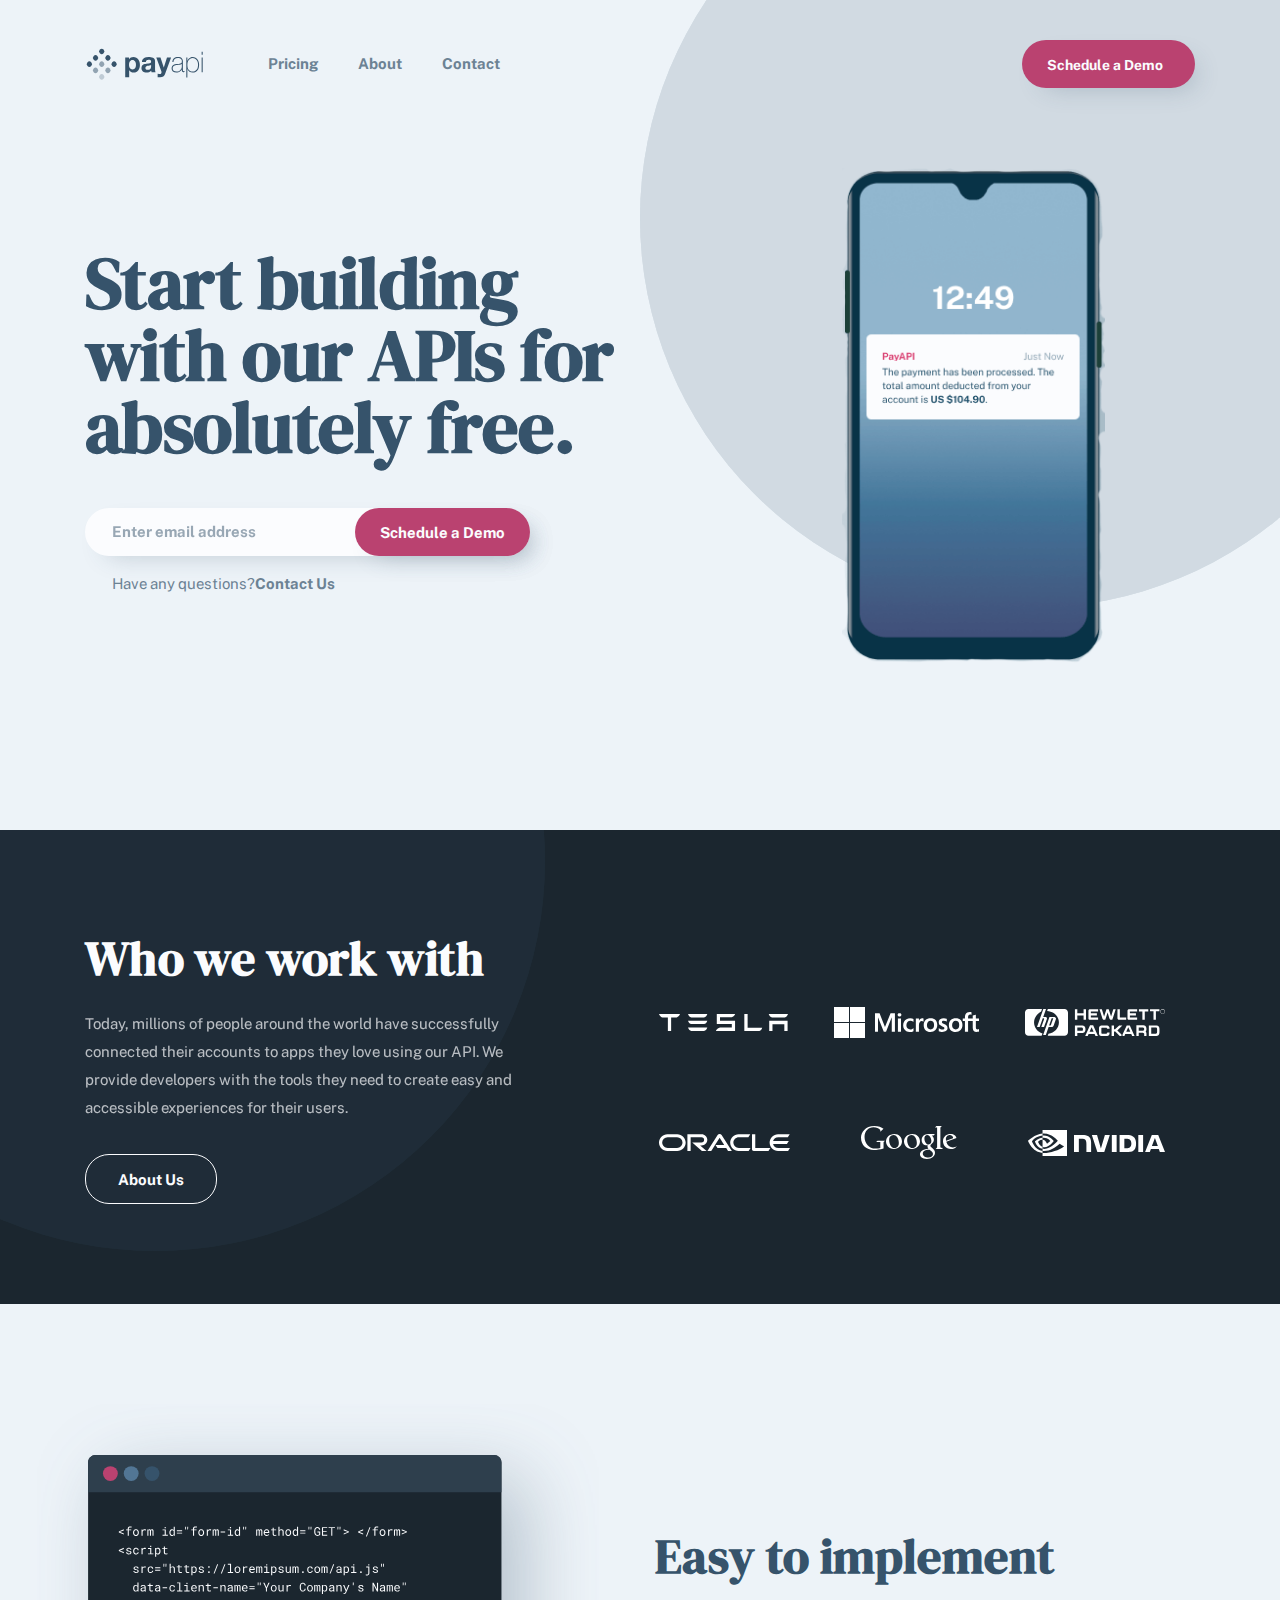
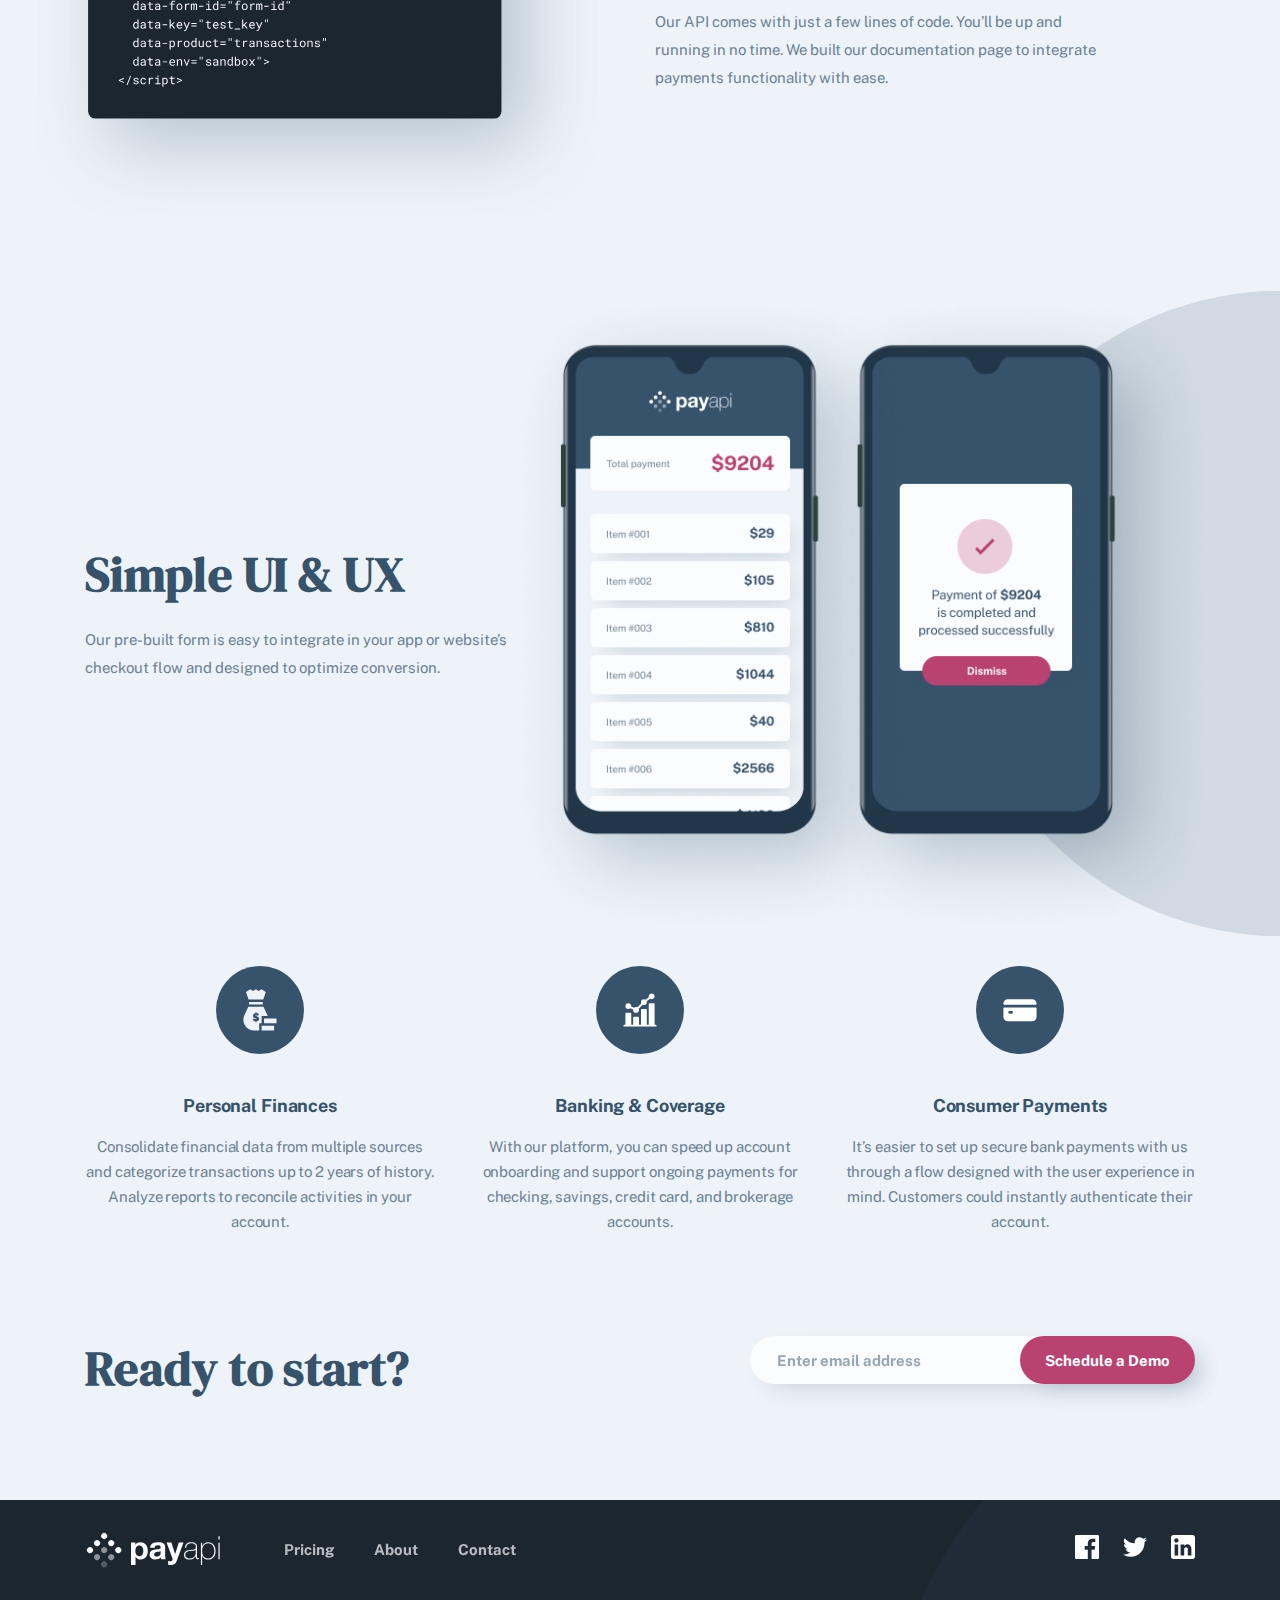
<file: index.html>
<!DOCTYPE html>
<html lang="en">
<head>
  <meta charset="UTF-8" />
  <meta name="viewport" content="width=device-width, initial-scale=1.0" />
  <title>PayApi</title>
  
  <!-- Favicon -->
  <link rel="apple-touch-icon" sizes="180x180" href="./favicon/apple-touch-icon.png">
  <link rel="icon" type="image/png" sizes="32x32" href="./favicon/favicon-32x32.png">
  <link rel="icon" type="image/png" sizes="16x16" href="./favicon/favicon-16x16.png">
  <link rel="manifest" href="./favicon/site.webmanifest">
  <link rel="mask-icon" href="./favicon/safari-pinned-tab.svg" color="#5bbad5">
  <meta name="msapplication-TileColor" content="#da532c">
  <meta name="theme-color" content="#ffffff">
  
  <!-- Prefixed and minified CSS file's link -->
  <link rel="stylesheet" href="css/main.min.css" />
</head>
<body>
  <!-- Name of site -->
  <h1 class="visually-hidden">Pricing page of PayApi</h1>
  
  <!-- Header -->
  <header class="header">
    <div class="container header__container">
      <a class="header__logo" href="index.html"><img src="./img/home/svg/header-logo.svg" alt="Site logo" width="135" height="38"></a>
      <nav class="header__navbar">
        <ul class="header__list">
          <li><a class="header__item" href="pricing.html">Pricing</a></li>
          <li><a class="header__item" href="about.html">About</a></li>
          <li><a class="header__item" href="contact.html">Contact</a></li>
        </ul>
        <a class="link header__link" href="#">Schedule a Demo</a>
      </nav>
      
      <button class="header__btn-burger"><span class="header__burger"></span></button>
    </div>
    <!-- Background img of Header -->
    <picture class="intro__img">
      <source class="bg375" media="(max-width:375px)" srcset="./img/home/svg/phone-intro-bg.svg">
      <source class="bg768" media="(max-width:768px)" srcset="./img/home/svg/tablet-intro-bg.svg">
      <source class="bgmore768" media="(min-width:768px)" srcset="./img/home/svg/intro+header-bg.svg">
      <img src="./img/home/svg/intro+header-bg.svg" alt="intro bg img">
    </picture>
  </header>
  
  <!-- Main -->
  <main>
    <!-- Intro -->
    <section class="intro">
      <!-- Content of Intro starts from here -->
      <div class="container intro__container">
        <div class="intro__content">
          <h2 class="intro__title">Start building with our APIs for absolutely free.</h2>
          
          <!-- The form element that applyed everywhere -->
          <form class="intro__form">
            <input placeholder="Enter email address" class="intro__input" type="email"><button class="link intro__button" type="submit">Schedule a Demo</button>
          </form>
          
          <p class="intro__question">Have any questions?</p><a class="intro__contact" href="contact.html">Contact Us</a>
        </div>
        <img class="intro__phone-img" src="./img/home/png/intro-img.png" srcset="./img/home/png/intro-img.png 1x, ./img/home/png/intro-img@2x.png 2x" alt="intro bg img" width="263" height="500">
      </div>
    </section>
    
    <!-- Partners -->
    <section class="partners">
      <div class="container partners__container">
        <div class="partners__content">
          <h3 class="partners__title">Who we work with</h3>
          <p class="partners__text">Today, millions of people around the world have successfully connected their accounts to apps they love using our API. We provide developers with the tools they need to create easy and accessible experiences for their users.</p>
          <a class="partners__btn" href="about.html">About Us</a>
        </div>
        <ul class="partners__list">
          <li class="partners__item"><a class="partners__link" href="https://www.tesla.com/"><img src="./img/home/svg/tesla-logo.svg" alt="Partner's photo" width="129" height="17"></a></li>
          <li class="partners__item"><a class="partners__link" href="https://www.microsoft.com/en-us?ql=4"><img src="./img/home/svg/microsoft-logo.svg" alt="Partner's photo" width="145" height="31"></a></li>
          <li class="partners__item"><a class="partners__link" href="https://www.hp.com/us-en/home.html"><img src="./img/home/svg/hewlett-packard-logo.svg" alt="Partner's photo" width="140" height="27"></a></li>
          <li class="partners__item"><a class="partners__link" href="https://www.oracle.com/index.html"><img src="./img/home/svg/oracle-logo.svg" alt="Partner's photo" width="131" height="17"></a></li>
          <li class="partners__item"><a class="partners__link" href="https://www.google.com/"><img src="./img/home/svg/google-logo.svg" alt="Partner's photo" width="96" height="33"></a></li>
          <li class="partners__item"><a class="partners__link" href="https://www.nvidia.com/en-us/"><img src="./img/home/svg/nvidia-logo.svg" alt="Partner's photo" width="137" height="26"></a></li>
        </ul>
      </div>
    </section>
    
    <!-- Implement section -->
    <section class="implement">
      <div class="container implement__container">
        <img class="implement__img" src="./img/home/svg/third-section-img1.svg" alt="Implement img" width="562" height="336">
        <div class="implement__content">
          <h3 class="implement__title">Easy to implement</h3>
          <p class="implement__text">Our API comes with just a few lines of code. You’ll be up and running in no time. We built our documentation page to integrate payments functionality with ease.</p>
        </div>
      </div>
    </section>
    
    <!-- Simple UI & UX	 -->
    <section class="simple">
      <div class="container simple__container">
        <img class="simple__img" src="./img/home/png/Simple-img.png" alt="simple img" width="706" height="620">
        <div class="simple__content">
          <h3 class="implement__title">Simple UI & UX</h3>
          <p class="implement__text">Our pre-built form is easy to integrate in your app or website’s checkout flow and designed to optimize conversion. </p>
        </div>
      </div>
    </section>
    
    <!-- Abilities -->
    <section class="ability">
      <div class="container ability__container">
        <ul class="ability__list">
          <li class="ability__item">
            <h4 class="ability__title">Personal Finances</h4>
            <p class="ability__text">Consolidate financial data from multiple sources and categorize transactions up to 2 years of history. Analyze reports to reconcile activities in your account. </p>
          </li>
          <li class="ability__item">
            <h4 class="ability__title">Banking & Coverage</h4>
            <p class="ability__text">With our platform, you can speed up account onboarding and support ongoing payments for checking, savings, credit card, and brokerage accounts.</p>
          </li>
          <li class="ability__item">
            <h4 class="ability__title">Consumer Payments</h4>
            <p class="ability__text">It’s easier to set up secure bank payments with us through a flow designed with the user experience in mind. Customers could instantly authenticate their account.</p>
          </li>
        </ul>
      </div>
    </section>
    
    <!-- Registering section -->
    <section class="register">
      <div class="container register__container">
        <h3 class="register__title">Ready to start?</h3>
        <form class="register__form intro__form">
          <input placeholder="Enter email address" class="intro__input" type="email"><button class="link intro__button" type="submit">Schedule a Demo</button>
        </form>
      </div>
    </section>
  </main>
  
  <!-- Footer -->
  <footer class="footer">
    <div class="container footer__container">
      <a class="footer__logo" href="index.html"><img src="./img/home/svg/footer-logo.svg" alt="Site logo" width="135" height="38"></a>
      <nav class="footer__navbar">
        <ul class="footer__list">
          <li><a class="footer__item" href="#">Pricing</a></li>
          <li><a class="footer__item" href="about.html">About</a></li>
          <li><a class="footer__item" href="contact.html">Contact</a></li>
        </ul>
      </nav>
      
      <!-- Addresses of messengers -->
      <ul class="messenger">
        <!-- Facebook profile -->
        <li class="messenger__item"><a href="https://www.facebook.com/profile.php?id=100056588903058" class="messenger__link">
          <svg width="24" height="24" fill="none" xmlns="http://www.w3.org/2000/svg"><path class="icon" d="M22.675 0H1.325C.593 0 0 .593 0 1.325v21.351C0 23.407.593 24 1.325 24H12.82v-9.294H9.692v-3.622h3.128V8.413c0-3.1 1.893-4.788 4.659-4.788 1.325 0 2.463.099 2.795.143v3.24l-1.918.001c-1.504 0-1.795.715-1.795 1.763v2.313h3.587l-.467 3.622h-3.12V24h6.116c.73 0 1.323-.593 1.323-1.325V1.325C24 .593 23.407 0 22.675 0Z" fill="#FBFCFE"/></svg>
        </a></li>
        <!-- Twitter profile -->
        <li class="messenger__item"><a href="" class="messenger__link">
          <svg width="24" height="20" fill="none" xmlns="http://www.w3.org/2000/svg"><path class="icon" d="M24 2.557a9.83 9.83 0 0 1-2.828.775A4.932 4.932 0 0 0 23.337.608a9.864 9.864 0 0 1-3.127 1.195A4.916 4.916 0 0 0 16.616.248c-3.179 0-5.515 2.966-4.797 6.045A13.978 13.978 0 0 1 1.671 1.149a4.93 4.93 0 0 0 1.523 6.574 4.903 4.903 0 0 1-2.229-.616c-.054 2.281 1.581 4.415 3.949 4.89a4.935 4.935 0 0 1-2.224.084 4.928 4.928 0 0 0 4.6 3.419A9.9 9.9 0 0 1 0 17.54a13.94 13.94 0 0 0 7.548 2.212c9.142 0 14.307-7.721 13.995-14.646A10.025 10.025 0 0 0 24 2.557Z" fill="#FBFCFE"/></svg>
        </a></li>
        <!-- LinkedIn profile -->
        <li class="messenger__item"><a href="https://www.linkedin.com/in/dostonbek-qurolboyev-a44298225/" class="messenger__link">
          <svg width="24" height="24" fill="none" xmlns="http://www.w3.org/2000/svg"><path class="icon" fill-rule="evenodd" clip-rule="evenodd" d="M2.4 0h19.2C22.92 0 24 1.08 24 2.4v19.2c0 1.32-1.08 2.4-2.4 2.4H2.4C1.08 24 0 22.92 0 21.6V2.4C0 1.08 1.08 0 2.4 0Zm1.2 20.4h3.6V9.6H3.6v10.8ZM5.4 7.56c-1.2 0-2.16-.96-2.16-2.16 0-1.2.96-2.16 2.16-2.16 1.2 0 2.16.96 2.16 2.16 0 1.2-.96 2.16-2.16 2.16ZM16.8 20.4h3.6v-6.84c0-2.28-1.92-4.2-4.2-4.2-1.08 0-2.4.72-3 1.68V9.6H9.6v10.8h3.6v-6.36c0-.96.84-1.8 1.8-1.8.96 0 1.8.84 1.8 1.8v6.36Z" fill="#fff"/></svg>
        </a></li>
      </ul>
    </div>
  </footer>
  <script src="js/main.js"></script>
</body>
</html>
</file>
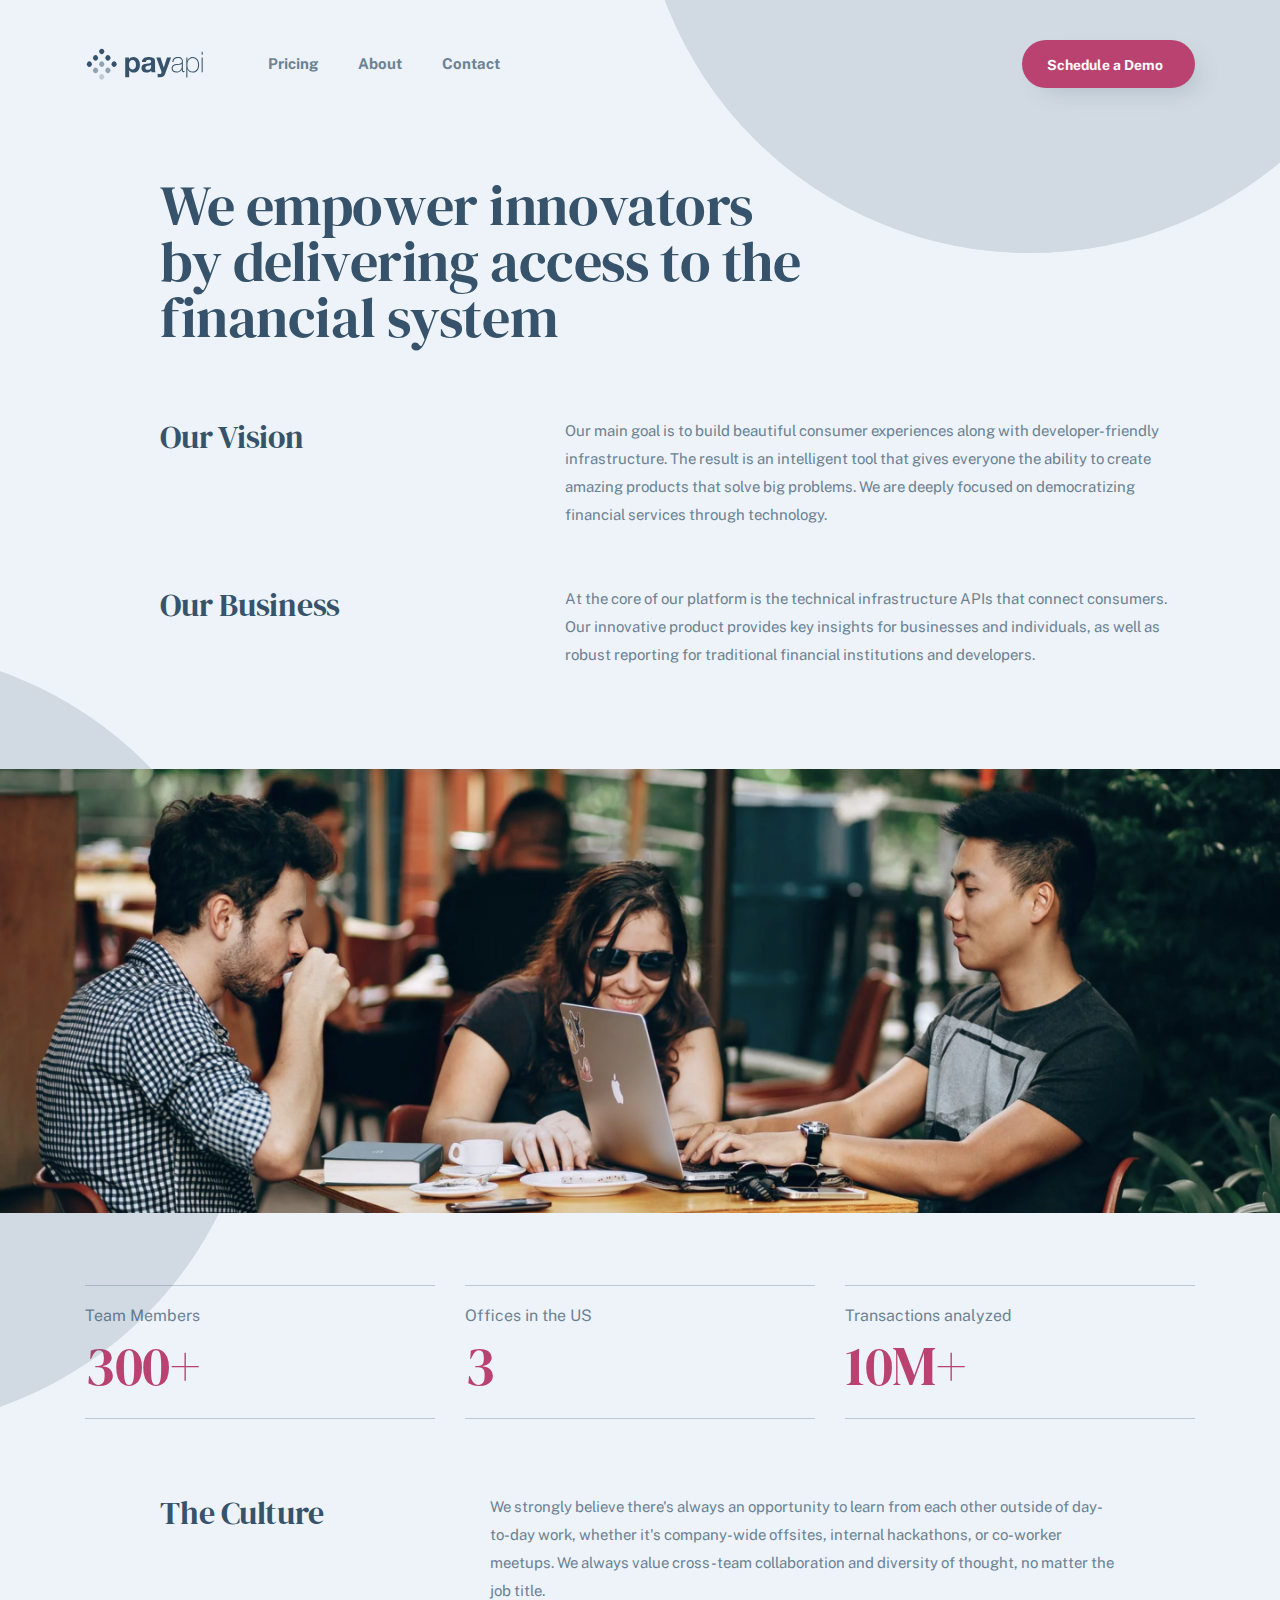
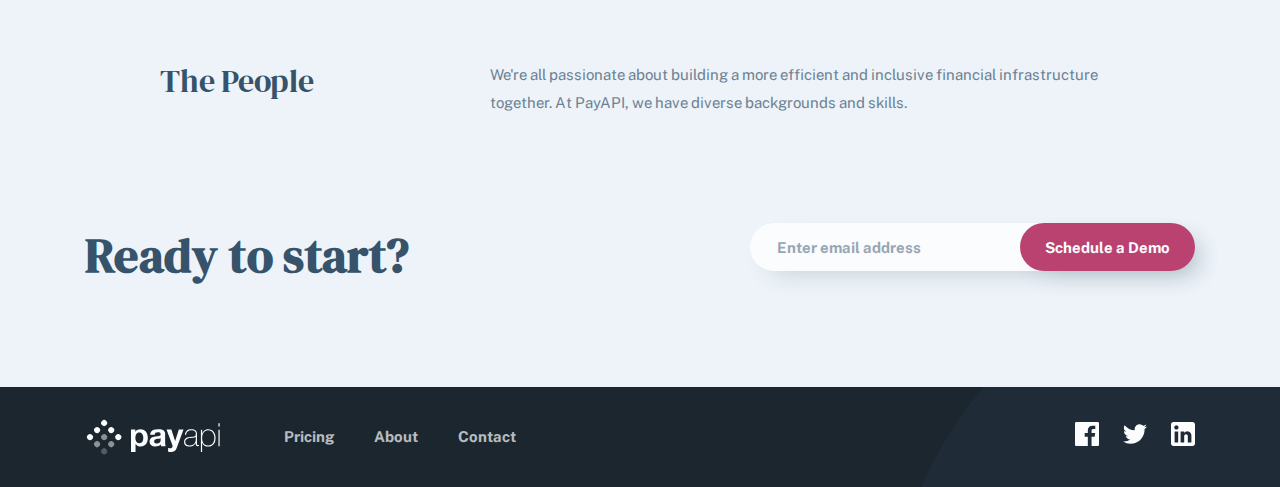
<file: about.html>
<!DOCTYPE html>
<html lang="en">
<head>
    <meta charset="UTF-8">
    <meta http-equiv="X-UA-Compatible" content="IE=edge">
    <meta name="viewport" content="width=device-width, initial-scale=1.0">
    <title>Pricing PayApi</title>
    
    <!-- Favicon -->
    <link rel="apple-touch-icon" sizes="180x180" href="./favicon/apple-touch-icon.png">
    <link rel="icon" type="image/png" sizes="32x32" href="./favicon/favicon-32x32.png">
    <link rel="icon" type="image/png" sizes="16x16" href="./favicon/favicon-16x16.png">
    <link rel="manifest" href="./favicon/site.webmanifest">
    <link rel="mask-icon" href="./favicon/safari-pinned-tab.svg" color="#5bbad5">
    <meta name="msapplication-TileColor" content="#da532c">
    <meta name="theme-color" content="#ffffff">
    
    <!-- Prefixed and minified CSS file's link -->
    <link rel="stylesheet" href="css/main.min.css" />
</head>
<body>
    <!-- Name of site -->
    <h1 class="visually-hidden">Pricing page of PayApi</h1>
    
    <!-- Header -->
    <header class="header">
        <div class="container header__container">
            <a class="header__logo" href="index.html"><img src="./img/home/svg/header-logo.svg" alt="Site logo" width="135" height="38"></a>
            <nav class="header__navbar">
                <ul class="header__list">
                    <li><a class="header__item" href="pricing.html">Pricing</a></li>
                    <li><a class="header__item" href="about.html">About</a></li>
                    <li><a class="header__item" href="contact.html">Contact</a></li>
                </ul>
                <a class="link header__link" href="#">Schedule a Demo</a>
            </nav>
            
            <button class="header__btn-burger"><span class="header__burger"></span></button>
        </div>
        <!-- Background img of Header -->
        <picture class="price-page__img">
            <source media="(max-width:375px)" srcset="./img/pricing/svg/pricing-intro-bg-phone.svg">
            <source media="(max-width:768px)" srcset="./img/pricing/svg/header-ng-pricing-tablet.svg">
            <source media="(min-width:768px)" srcset="./img/pricing/svg/header-bg-pricing.svg">
            <img src="./img/pricing/svg/header-bg-pricing.svg" alt="Header bg img">
        </picture>
    </header>
    
    <!-- Main -->
    <main>
        <!-- About part -->
        <section class="about-page">
            <div class="container about-page__container">
                <div class="about-page__content">
                    <h2 class="about-page__title">We empower innovators by delivering access to the financial system</h2>
                    <div class="about-page__wrapper">
                        <h4 class="about-page__heading">Our Vision</h4>
                        <p class="about-page__text">Our main goal is to build beautiful consumer experiences along with developer-friendly infrastructure. The result is an intelligent tool that gives everyone the ability to create amazing products that solve big problems. We are deeply focused on democratizing financial services through technology. </p>
                    </div>
                    <div class="about-page__wrapper">
                        <h4 class="about-page__heading">Our Business</h4>
                        <p class="about-page__text">At the core of our platform is the technical infrastructure APIs that connect consumers. Our innovative product provides key insights for businesses and individuals, as well as robust reporting for traditional financial institutions and developers.</p>
                    </div>
                </div> 
            </div>
        </section>
        
        <!-- Section with big img -->
        <section class="img-part"> 
            <img class="img-part__img" src="./img/about/png/Bitmap.png" alt="People">
            <img class="img-part__bg" src="./img/about/svg/img-part-bg.svg" alt="bg img">
            <div class="container img-part__container">
                <div class="img-part__wrapper">
                    <div class="img-part__box">
                        <p class="img-part__index">Team Members</p>
                        <p class="img-part__num">300+</p>
                    </div>
                    <div class="img-part__box">
                        <p class="img-part__index">Offices in the US</p>
                        <p class="img-part__num">3</p>
                    </div>
                    <div class="img-part__box">
                        <p class="img-part__index">Transactions analyzed</p>
                        <p class="img-part__num">10M+</p>
                    </div>
                </div>
                <div class="img-part__content">
                    <div class="about-page__wrapper">
                        <h4 class="about-page__heading">The Culture</h4>
                        <p class="about-page__text">We strongly believe there's always an opportunity to learn from each other outside of day-to-day work, whether it's company-wide offsites, internal hackathons, or co-worker meetups. We always value cross-team collaboration and diversity of thought, no matter the job title. </p>
                    </div>
                    <div class="about-page__wrapper">
                        <h4 class="about-page__heading">The People</h4>
                        <p class="about-page__text">We're all passionate about building a more efficient and inclusive financial infrastructure together. At PayAPI, we have diverse backgrounds and skills.</p>
                    </div>
                </div>
            </div>
        </section>
        
        <!-- Registering section -->
        <section class="register">
            <div class="container register__container">
                <h3 class="register__title">Ready to start?</h3>
                <form class="register__form intro__form">
                    <input placeholder="Enter email address" class="intro__input" type="email"><button class="link intro__button" type="submit">Schedule a Demo</button>
                </form>
            </div>
        </section>
    </main>
    
    <!-- Footer -->
    <footer class="footer">
        <div class="container footer__container">
            <a class="footer__logo" href="index.html"><img src="./img/home/svg/footer-logo.svg" alt="Site logo" width="135" height="38"></a>
            <nav class="footer__navbar">
                <ul class="footer__list">
                    <li><a class="footer__item" href="#">Pricing</a></li>
                    <li><a class="footer__item" href="about.html">About</a></li>
                    <li><a class="footer__item" href="contact.html">Contact</a></li>
                </ul>
            </nav>
            
            <!-- Addresses of messengers -->
            <ul class="messenger">
                <!-- Facebook profile -->
                <li class="messenger__item"><a href="https://www.facebook.com/profile.php?id=100056588903058" class="messenger__link">
                    <svg width="24" height="24" fill="none" xmlns="http://www.w3.org/2000/svg"><path class="icon" d="M22.675 0H1.325C.593 0 0 .593 0 1.325v21.351C0 23.407.593 24 1.325 24H12.82v-9.294H9.692v-3.622h3.128V8.413c0-3.1 1.893-4.788 4.659-4.788 1.325 0 2.463.099 2.795.143v3.24l-1.918.001c-1.504 0-1.795.715-1.795 1.763v2.313h3.587l-.467 3.622h-3.12V24h6.116c.73 0 1.323-.593 1.323-1.325V1.325C24 .593 23.407 0 22.675 0Z" fill="#FBFCFE"/></svg>
                </a></li>
                <!-- Twitter profile -->
                <li class="messenger__item"><a href="" class="messenger__link">
                    <svg width="24" height="20" fill="none" xmlns="http://www.w3.org/2000/svg"><path class="icon" d="M24 2.557a9.83 9.83 0 0 1-2.828.775A4.932 4.932 0 0 0 23.337.608a9.864 9.864 0 0 1-3.127 1.195A4.916 4.916 0 0 0 16.616.248c-3.179 0-5.515 2.966-4.797 6.045A13.978 13.978 0 0 1 1.671 1.149a4.93 4.93 0 0 0 1.523 6.574 4.903 4.903 0 0 1-2.229-.616c-.054 2.281 1.581 4.415 3.949 4.89a4.935 4.935 0 0 1-2.224.084 4.928 4.928 0 0 0 4.6 3.419A9.9 9.9 0 0 1 0 17.54a13.94 13.94 0 0 0 7.548 2.212c9.142 0 14.307-7.721 13.995-14.646A10.025 10.025 0 0 0 24 2.557Z" fill="#FBFCFE"/></svg>
                </a></li>
                <!-- LinkedIn profile -->
                <li class="messenger__item"><a href="https://www.linkedin.com/in/dostonbek-qurolboyev-a44298225/" class="messenger__link">
                    <svg width="24" height="24" fill="none" xmlns="http://www.w3.org/2000/svg"><path class="icon" fill-rule="evenodd" clip-rule="evenodd" d="M2.4 0h19.2C22.92 0 24 1.08 24 2.4v19.2c0 1.32-1.08 2.4-2.4 2.4H2.4C1.08 24 0 22.92 0 21.6V2.4C0 1.08 1.08 0 2.4 0Zm1.2 20.4h3.6V9.6H3.6v10.8ZM5.4 7.56c-1.2 0-2.16-.96-2.16-2.16 0-1.2.96-2.16 2.16-2.16 1.2 0 2.16.96 2.16 2.16 0 1.2-.96 2.16-2.16 2.16ZM16.8 20.4h3.6v-6.84c0-2.28-1.92-4.2-4.2-4.2-1.08 0-2.4.72-3 1.68V9.6H9.6v10.8h3.6v-6.36c0-.96.84-1.8 1.8-1.8.96 0 1.8.84 1.8 1.8v6.36Z" fill="#fff"/></svg>
                </a></li>
            </ul>
        </div>
    </footer>
    <script src="js/main.js"></script>
</main>
</file>
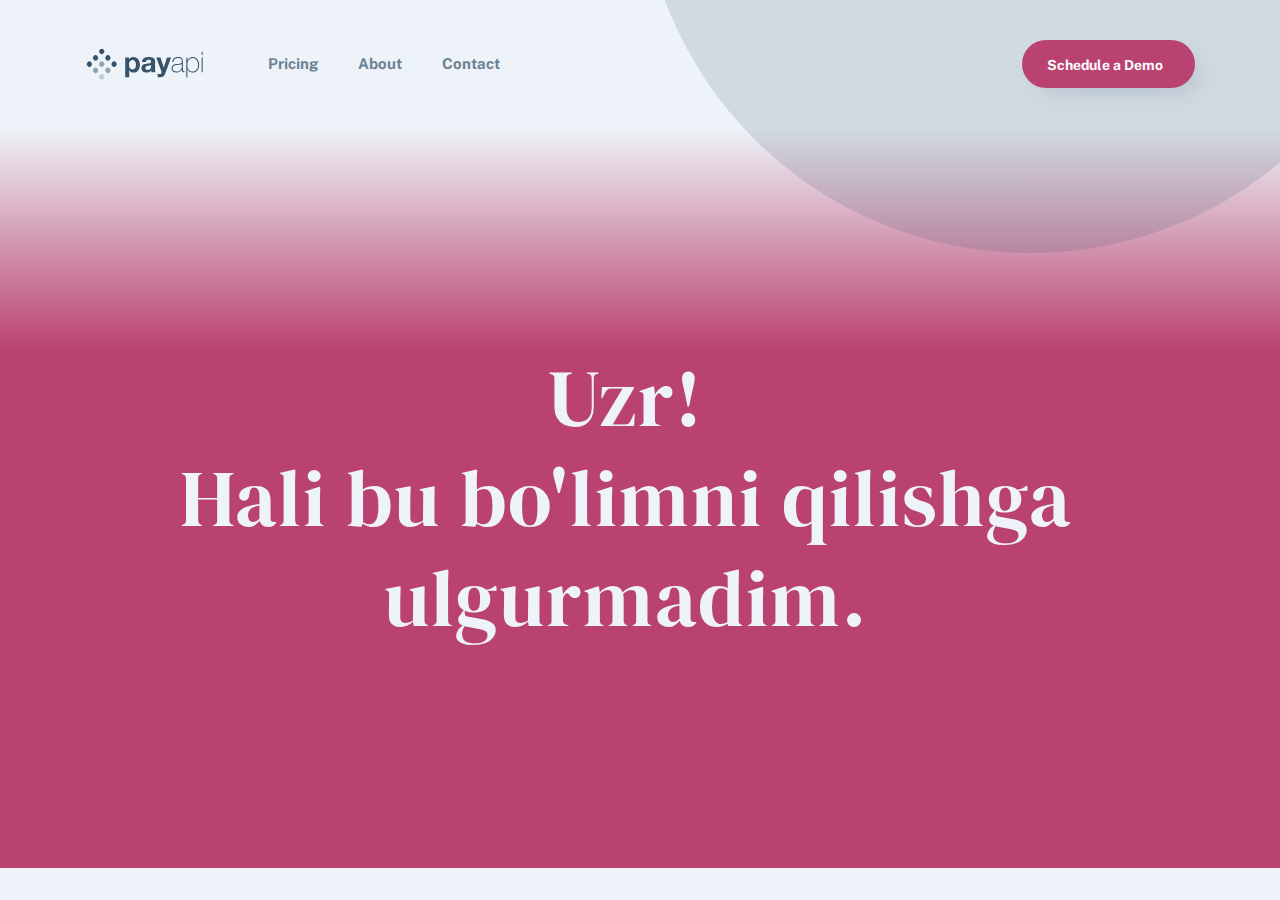
<file: contact.html>
<!DOCTYPE html>
<html lang="en">
<head>
    <meta charset="UTF-8">
    <meta http-equiv="X-UA-Compatible" content="IE=edge">
    <meta name="viewport" content="width=device-width, initial-scale=1.0">
    <title>Contact PayApi</title>
    
    <!-- Favicon -->
    <link rel="apple-touch-icon" sizes="180x180" href="./favicon/apple-touch-icon.png">
    <link rel="icon" type="image/png" sizes="32x32" href="./favicon/favicon-32x32.png">
    <link rel="icon" type="image/png" sizes="16x16" href="./favicon/favicon-16x16.png">
    <link rel="manifest" href="./favicon/site.webmanifest">
    <link rel="mask-icon" href="./favicon/safari-pinned-tab.svg" color="#5bbad5">
    <meta name="msapplication-TileColor" content="#da532c">
    <meta name="theme-color" content="#ffffff">
    
    <!-- Prefixed and minified CSS file's link -->
    <link rel="stylesheet" href="css/main.min.css" />
</head>

<body>
    <!-- Header -->
    <header class="header">
        <div class="container header__container">
            <a class="header__logo" href="index.html"><img src="./img/home/svg/header-logo.svg" alt="Site logo" width="135" height="38"></a>
            <nav class="header__navbar">
                <ul class="header__list">
                    <li><a class="header__item" href="pricing.html">Pricing</a></li>
                    <li><a class="header__item" href="about.html">About</a></li>
                    <li><a class="header__item" href="contact.html">Contact</a></li>
                </ul>
                <a class="link header__link" href="#">Schedule a Demo</a>
            </nav>
            
            <button class="header__btn-burger"><span class="header__burger"></span></button>
        </div>
        <!-- Background img of Header -->
        <picture class="price-page__img">
            <source media="(max-width:375px)" srcset="./img/pricing/svg/pricing-intro-bg-phone.svg">
            <source media="(max-width:768px)" srcset="./img/pricing/svg/header-ng-pricing-tablet.svg">
            <source media="(min-width:768px)" srcset="./img/pricing/svg/header-bg-pricing.svg">
            <img src="./img/pricing/svg/header-bg-pricing.svg" alt="Header bg img">
        </picture>
    </header>

    <main  class="contact">
        <section>
            <h1 class="contact__heading">Uzr!<br> Hali bu bo'limni qilishga ulgurmadim.</h1>
        </section>
    </main>
</body>
</file>
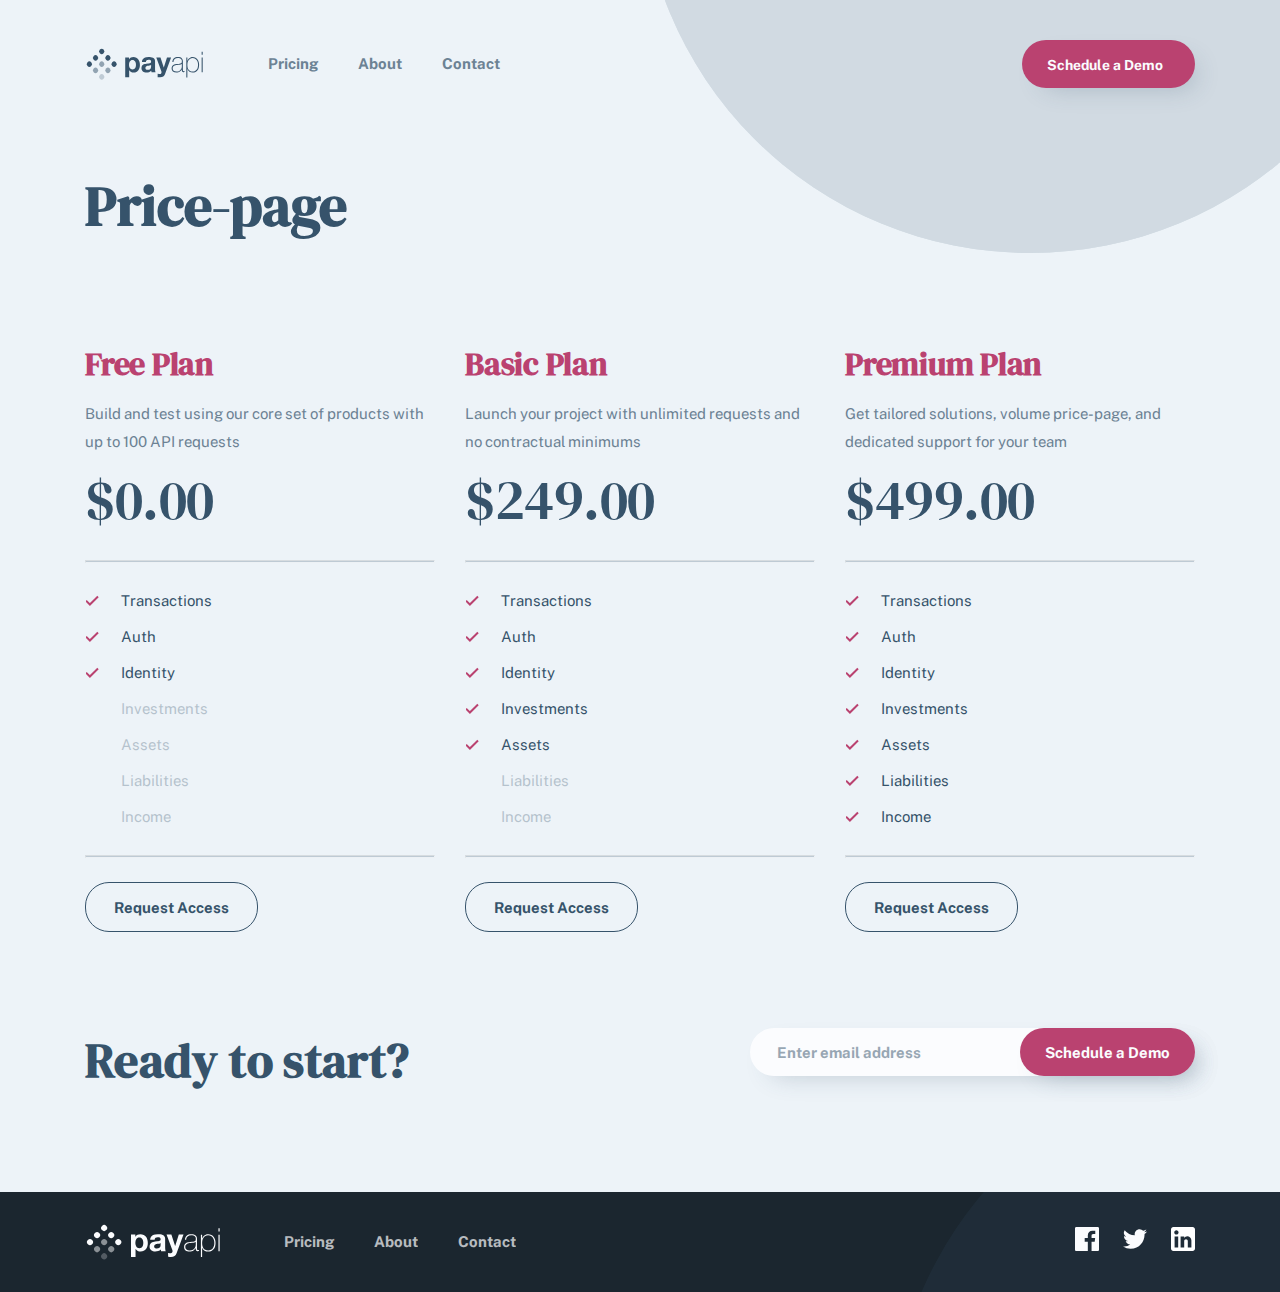
<file: pricing.html>
<!DOCTYPE html>
<html lang="en">
<head>
    <meta charset="UTF-8">
    <meta http-equiv="X-UA-Compatible" content="IE=edge">
    <meta name="viewport" content="width=device-width, initial-scale=1.0">
    <title>Pricing PayApi</title>
    
    <!-- Favicon -->
    <link rel="apple-touch-icon" sizes="180x180" href="./favicon/apple-touch-icon.png">
    <link rel="icon" type="image/png" sizes="32x32" href="./favicon/favicon-32x32.png">
    <link rel="icon" type="image/png" sizes="16x16" href="./favicon/favicon-16x16.png">
    <link rel="manifest" href="./favicon/site.webmanifest">
    <link rel="mask-icon" href="./favicon/safari-pinned-tab.svg" color="#5bbad5">
    <meta name="msapplication-TileColor" content="#da532c">
    <meta name="theme-color" content="#ffffff">
    
    <!-- Prefixed and minified CSS file's link -->
    <link rel="stylesheet" href="css/main.min.css" />
</head>
<body>
    <!-- Name of site -->
    <h1 class="visually-hidden">Pricing page of PayApi</h1>
    
    <!-- Header -->
    <header class="header">
        <div class="container header__container">
            <a class="header__logo" href="index.html"><img src="./img/home/svg/header-logo.svg" alt="Site logo" width="135" height="38"></a>
            <nav class="header__navbar">
                <ul class="header__list">
                    <li><a class="header__item" href="pricing.html">Pricing</a></li>
                    <li><a class="header__item" href="about.html">About</a></li>
                    <li><a class="header__item" href="contact.html">Contact</a></li>
                </ul>
                <a class="link header__link" href="#">Schedule a Demo</a>
            </nav>
            
            <button class="header__btn-burger"><span class="header__burger"></span></button>
        </div>
        <!-- Background img of Header -->
        <picture class="price-page__img">
            <source media="(max-width:375px)" srcset="./img/pricing/svg/pricing-intro-bg-phone.svg">
            <source media="(max-width:768px)" srcset="./img/pricing/svg/header-ng-pricing-tablet.svg">
            <source media="(min-width:768px)" srcset="./img/pricing/svg/header-bg-pricing.svg">
            <img src="./img/pricing/svg/header-bg-pricing.svg" alt="Header bg img">
        </picture>
    </header>
    
    <!-- Main -->
    <main>
        <!-- Intro -->
        <section class="Price-page">
            <div class="container price-page__container">
                <h2 class="price-page__title">Price-page</h2>
                <!-- Content of Intro starts from here -->
                <div class="price-page__content">
                    <div class="price-page__wrapper">
                        <h4 class="price-page__heading">Free Plan</h4>
                        <p class="price-page__text">Build and test using our core set of products with up to 100 API requests </p>
                        <p class="price-page__price">$0.00</p>
                        <hr class="price-page__line">
                        <ul class="price-page__list">
                            <li class="price-page__withbef price-page__item">Transactions</li>
                            <li class="price-page__withbef price-page__item">Auth</li>
                            <li class="price-page__withbef price-page__item">Identity</li>
                            <li class="opacity06 price-page__item">Investments</li>
                            <li class="opacity06 price-page__item">Assets</li>
                            <li class="opacity06 price-page__item">Liabilities</li>
                            <li class="opacity06 price-page__item">Income</li>
                        </ul>
                        <hr class="price-page__line">
                        <a href="" class="price-page__link">Request Access</a>
                    </div>
                    <div class="price-page__wrapper">
                        <h4 class="price-page__heading">Basic Plan</h4>
                        <p class="price-page__text">Launch your project with unlimited requests and no contractual minimums </p>
                        <p class="price-page__price">$249.00</p>
                        <hr class="price-page__line">
                        <ul class="price-page__list">
                            <li class="price-page__withbef price-page__item">Transactions</li>
                            <li class="price-page__withbef price-page__item">Auth</li>
                            <li class="price-page__withbef price-page__item">Identity</li>
                            <li class="price-page__withbef price-page__item">Investments</li>
                            <li class="price-page__withbef price-page__item">Assets</li>
                            <li class="opacity06 price-page__item">Liabilities</li>
                            <li class="opacity06 price-page__item">Income</li>
                        </ul>
                        <hr class="price-page__line">
                        <a href="" class="price-page__link">Request Access</a>
                    </div>
                    <div class="price-page__wrapper">
                        <h4 class="price-page__heading">Premium Plan</h4>
                        <p class="price-page__text">Get tailored solutions, volume price-page, and dedicated support for your team </p>
                        <p class="price-page__price">$499.00</p>
                        <hr class="price-page__line">
                        <ul class="price-page__list">
                            <li class="price-page__withbef price-page__item">Transactions</li>
                            <li class="price-page__withbef price-page__item">Auth</li>
                            <li class="price-page__withbef price-page__item">Identity</li>
                            <li class="price-page__withbef price-page__item">Investments</li>
                            <li class="price-page__withbef price-page__item">Assets</li>
                            <li class="price-page__withbef price-page__item">Liabilities</li>
                            <li class="price-page__withbef price-page__item">Income</li>
                        </ul>
                        <hr class="price-page__line">
                        <a href="" class="price-page__link">Request Access</a>
                    </div>
                </div>
            </div>
        </section>
        
        <!-- Registering section -->
        <section class="register">
            <div class="container register__container">
                <h3 class="register__title">Ready to start?</h3>
                <form class="register__form intro__form">
                    <input placeholder="Enter email address" class="intro__input" type="email"><button class="link intro__button" type="submit">Schedule a Demo</button>
                </form>
            </div>
        </section>
    </main>
    
    <!-- Footer -->
    <footer class="footer">
        <div class="container footer__container">
            <a class="footer__logo" href="index.html"><img src="./img/home/svg/footer-logo.svg" alt="Site logo" width="135" height="38"></a>
            <nav class="footer__navbar">
                <ul class="footer__list">
                    <li><a class="footer__item" href="#">Pricing</a></li>
                    <li><a class="footer__item" href="about.html">About</a></li>
                    <li><a class="footer__item" href="contact.html">Contact</a></li>
                </ul>
            </nav>
            
            <!-- Addresses of messengers -->
            <ul class="messenger">
                <!-- Facebook profile -->
                <li class="messenger__item"><a href="https://www.facebook.com/profile.php?id=100056588903058" class="messenger__link">
                    <svg width="24" height="24" fill="none" xmlns="http://www.w3.org/2000/svg"><path class="icon" d="M22.675 0H1.325C.593 0 0 .593 0 1.325v21.351C0 23.407.593 24 1.325 24H12.82v-9.294H9.692v-3.622h3.128V8.413c0-3.1 1.893-4.788 4.659-4.788 1.325 0 2.463.099 2.795.143v3.24l-1.918.001c-1.504 0-1.795.715-1.795 1.763v2.313h3.587l-.467 3.622h-3.12V24h6.116c.73 0 1.323-.593 1.323-1.325V1.325C24 .593 23.407 0 22.675 0Z" fill="#FBFCFE"/></svg>
                </a></li>
                <!-- Twitter profile -->
                <li class="messenger__item"><a href="" class="messenger__link">
                    <svg width="24" height="20" fill="none" xmlns="http://www.w3.org/2000/svg"><path class="icon" d="M24 2.557a9.83 9.83 0 0 1-2.828.775A4.932 4.932 0 0 0 23.337.608a9.864 9.864 0 0 1-3.127 1.195A4.916 4.916 0 0 0 16.616.248c-3.179 0-5.515 2.966-4.797 6.045A13.978 13.978 0 0 1 1.671 1.149a4.93 4.93 0 0 0 1.523 6.574 4.903 4.903 0 0 1-2.229-.616c-.054 2.281 1.581 4.415 3.949 4.89a4.935 4.935 0 0 1-2.224.084 4.928 4.928 0 0 0 4.6 3.419A9.9 9.9 0 0 1 0 17.54a13.94 13.94 0 0 0 7.548 2.212c9.142 0 14.307-7.721 13.995-14.646A10.025 10.025 0 0 0 24 2.557Z" fill="#FBFCFE"/></svg>
                </a></li>
                <!-- LinkedIn profile -->
                <li class="messenger__item"><a href="https://www.linkedin.com/in/dostonbek-qurolboyev-a44298225/" class="messenger__link">
                    <svg width="24" height="24" fill="none" xmlns="http://www.w3.org/2000/svg"><path class="icon" fill-rule="evenodd" clip-rule="evenodd" d="M2.4 0h19.2C22.92 0 24 1.08 24 2.4v19.2c0 1.32-1.08 2.4-2.4 2.4H2.4C1.08 24 0 22.92 0 21.6V2.4C0 1.08 1.08 0 2.4 0Zm1.2 20.4h3.6V9.6H3.6v10.8ZM5.4 7.56c-1.2 0-2.16-.96-2.16-2.16 0-1.2.96-2.16 2.16-2.16 1.2 0 2.16.96 2.16 2.16 0 1.2-.96 2.16-2.16 2.16ZM16.8 20.4h3.6v-6.84c0-2.28-1.92-4.2-4.2-4.2-1.08 0-2.4.72-3 1.68V9.6H9.6v10.8h3.6v-6.36c0-.96.84-1.8 1.8-1.8.96 0 1.8.84 1.8 1.8v6.36Z" fill="#fff"/></svg>
                </a></li>
            </ul>
        </div>
    </footer>
    <script src="js/main.js"></script>
</body>
</html>
</file>
<file: css/main.min.css>
/*! normalize.css v8.0.1 | MIT License | github.com/necolas/normalize.css */html{line-height:1.15;-webkit-text-size-adjust:100%}body{margin:0}main{display:block}h1{font-size:2em;margin:0.67em 0}hr{-webkit-box-sizing:content-box;box-sizing:content-box;height:0;overflow:visible}pre{font-family:monospace, monospace;font-size:1em}a{background-color:transparent}abbr[title]{border-bottom:none;text-decoration:underline;-webkit-text-decoration:underline dotted;text-decoration:underline dotted}b,strong{font-weight:bolder}code,kbd,samp{font-family:monospace, monospace;font-size:1em}small{font-size:80%}sub,sup{font-size:75%;line-height:0;position:relative;vertical-align:baseline}sub{bottom:-0.25em}sup{top:-0.5em}img{border-style:none}button,input,optgroup,select,textarea{font-family:inherit;font-size:100%;line-height:1.15;margin:0}button,input{overflow:visible}button,select{text-transform:none}button,[type="button"],[type="reset"],[type="submit"]{-webkit-appearance:button}button::-moz-focus-inner,[type="button"]::-moz-focus-inner,[type="reset"]::-moz-focus-inner,[type="submit"]::-moz-focus-inner{border-style:none;padding:0}button:-moz-focusring,[type="button"]:-moz-focusring,[type="reset"]:-moz-focusring,[type="submit"]:-moz-focusring{outline:1px dotted ButtonText}fieldset{padding:0.35em 0.75em 0.625em}legend{-webkit-box-sizing:border-box;box-sizing:border-box;color:inherit;display:table;max-width:100%;padding:0;white-space:normal}progress{vertical-align:baseline}textarea{overflow:auto}[type="checkbox"],[type="radio"]{-webkit-box-sizing:border-box;box-sizing:border-box;padding:0}[type="number"]::-webkit-inner-spin-button,[type="number"]::-webkit-outer-spin-button{height:auto}[type="search"]{-webkit-appearance:textfield;outline-offset:-2px}[type="search"]::-webkit-search-decoration{-webkit-appearance:none}::-webkit-file-upload-button{-webkit-appearance:button;font:inherit}details{display:block}summary{display:list-item}template{display:none}[hidden]{display:none}@font-face{font-family:'Public Sans';font-style:normal;font-weight:400;font-display:swap;src:local(""),url("../fonts/public-sans-v11-latin-regular.woff2") format("woff2"),url("../fonts/public-sans-v11-latin-regular.woff") format("woff")}@font-face{font-family:'Public Sans';font-style:normal;font-weight:700;font-display:swap;src:local(""),url("../fonts/public-sans-v11-latin-700.woff2") format("woff2"),url("../fonts/public-sans-v11-latin-700.woff") format("woff")}@font-face{font-family:'DM Serif Display';font-style:normal;font-weight:400;font-display:swap;src:local(""),url("../fonts/dm-serif-display-v9-latin-regular.woff2") format("woff2"),url("../fonts/dm-serif-display-v9-latin-regular.woff") format("woff")}html{-webkit-box-sizing:border-box;box-sizing:border-box;scroll-behavior:smooth}*,*::before,*::after{padding:0;margin:0;-webkit-box-sizing:inherit;box-sizing:inherit}body{padding:0;margin:0;font-family:"Public Sans", "DM Serif Display", sans-serif;line-height:1.5;color:#1B262F;background-color:#EDF3F8}ul{list-style-type:none;margin:0;padding:0}a{text-decoration:none;display:inline-block}img{display:block;max-width:100%;height:auto}.link{padding:16px 25px 14px 25px;font-family:'Public Sans';font-weight:700;font-size:15px;line-height:18px;color:#FBFCFE;background-color:#BA4270;border-radius:24px;-webkit-box-shadow:10px 10px 25px -10px rgba(54,83,107,0.25);box-shadow:10px 10px 25px -10px rgba(54,83,107,0.25);-webkit-transition:all 0.4s ease;transition:all 0.4s ease}.link:hover{background-color:#d588a6}.link:active{background-color:#c95f87}.container{max-width:1150px;padding:0 20px;margin:0 auto}.visually-hidden{position:absolute;width:1px;height:1px;margin:-1px;border:0;padding:0;clip:rect(0 0 0 0);overflow:hidden}.header{position:relative;z-index:10}.header__container{display:-webkit-box;display:-ms-flexbox;display:flex;-webkit-box-align:center;-ms-flex-align:center;align-items:center;padding-top:40px;padding-bottom:40px}.header__logo{margin-right:25px;-webkit-transition:all 0.4s ease;transition:all 0.4s ease}.header__logo:hover{opacity:0.7}.header__logo:active{opacity:1}.header__navbar{display:-webkit-box;display:-ms-flexbox;display:flex;-webkit-box-align:center;-ms-flex-align:center;align-items:center;width:100%;position:relative;z-index:100}.header__list{display:-webkit-box;display:-ms-flexbox;display:flex}.header__item{margin-left:40px;font-family:'Public Sans';font-weight:700;font-size:15px;line-height:18px;color:#6C8294;-webkit-transition:all 0.4s ease;transition:all 0.4s ease}.header__item:hover{opacity:0.6}.header__item:active{color:#36536B}.header__link{width:175px;margin-left:auto;z-index:101;position:relative}.header__btn-burger{width:50px;height:50px;background:transparent;position:relative;border:none;display:none;margin-left:auto;cursor:pointer}.header__burger{display:none;position:relative;width:28px;height:3px;background-color:#36536B}.header__burger::before{content:'';display:block;position:absolute;top:-7px;left:0;width:28px;height:3px;background-color:#36536B}.header__burger::after{content:'';display:block;position:absolute;top:7px;left:0;width:28px;height:3px;background-color:#36536B}@media only screen and (max-width: 1552px){.header__link{font-size:14px;width:173px}}@media only screen and (max-width: 920px){.header__link{padding:16px 20px 14px 20px;width:173px;right:0}}@media only screen and (max-width: 789px){.header__link{font-size:15px;padding:16px 16px 14px 16px;width:173px}}@media only screen and (max-width: 643px){.header__navbar{display:none}.header__link{display:none}.header__btn-burger{display:inline-block}.header__burger{display:inline-block}}.intro{z-index:10;position:relative;margin-top:40px;margin-bottom:165px}.intro__container{position:relative;z-index:2;display:-webkit-box;display:-ms-flexbox;display:flex;-webkit-box-align:center;-ms-flex-align:center;align-items:center;-webkit-box-pack:justify;-ms-flex-pack:justify;justify-content:space-between;padding-right:110px}.intro__content{max-width:546px;margin-top:10px}.intro__title{font-family:'DM Serif Display';font-size:72px;line-height:72px;letter-spacing:-0.55px;color:#36536B;margin-bottom:45px}.intro__form{position:relative;margin-bottom:16px;max-width:445px}.intro__input{cursor:pointer;border:none;background-color:#FBFCFE;border-radius:24px;-webkit-box-shadow:10px 10px 25px -10px #36536B40;box-shadow:10px 10px 25px -10px #36536B40;width:100%;height:48px;left:0;padding-left:27px;outline:none}.intro__input::-webkit-input-placeholder{font-family:'Public Sans';font-size:15px;font-weight:700;line-height:18px;color:#36536B;opacity:0.5}.intro__input:-ms-input-placeholder{font-family:'Public Sans';font-size:15px;font-weight:700;line-height:18px;color:#36536B;opacity:0.5}.intro__input::-ms-input-placeholder{font-family:'Public Sans';font-size:15px;font-weight:700;line-height:18px;color:#36536B;opacity:0.5}.intro__input::placeholder{font-family:'Public Sans';font-size:15px;font-weight:700;line-height:18px;color:#36536B;opacity:0.5}.intro__button{border:none;position:absolute;right:0;cursor:pointer}.intro__question{color:#6C8294;font-size:15px;font-weight:400;line-height:18px;display:inline-block;margin-left:27px}.intro__contact{display:inline-block;color:#6C8294;font-family:'Public Sans';font-weight:700;font-size:15px;line-height:18px;-webkit-transition:all 0.4s ease;transition:all 0.4s ease}.intro__contact:hover{opacity:0.8}.intro__img{position:absolute;z-index:-1;top:0;right:0}.intro__phone-img{display:inline-block;right:0}@media only screen and (max-width: 1000px){.intro{max-width:110%}.intro__form{display:-webkit-box;display:-ms-flexbox;display:flex;-webkit-box-pack:center;-ms-flex-pack:center;justify-content:center;max-width:445px}.intro__button{right:0}}@media only screen and (max-width: 805px){.intro__title{font-family:'DM Serif Display';font-size:48px;line-height:56px;letter-spacing:-0.37px;color:#36536B;margin-bottom:45px}.intro__form{display:-webkit-box;display:-ms-flexbox;display:flex;-webkit-box-pack:center;-ms-flex-pack:center;justify-content:center;max-width:445px}.intro__buttom{right:0}}@media only screen and (max-width: 768px){.intro__container{display:-webkit-box;display:-ms-flexbox;display:flex;-webkit-box-orient:vertical;-webkit-box-direction:reverse;-ms-flex-direction:column-reverse;flex-direction:column-reverse}.intro__content{margin:0 0 0 90px;margin-top:100px;text-align:center;-webkit-box-align:center;-ms-flex-align:center;align-items:center}.intro__title{font-size:48px;line-height:56px;margin-bottom:40px}.intro__form{margin-left:20px;max-width:445px}.intro__buttom{right:0}.intro__question{margin-left:10px}.intro__img{-webkit-box-align:center;-ms-flex-align:center;align-items:center;width:110%}.intro__phone-img{margin-top:-40px;margin-left:85px}}@media only screen and (max-width: 548px){.intro__container{display:-webkit-box;display:-ms-flexbox;display:flex;-webkit-box-pack:center;-ms-flex-pack:center;justify-content:center;-webkit-box-orient:vertical;-webkit-box-direction:reverse;-ms-flex-direction:column-reverse;flex-direction:column-reverse}.intro__content{display:-webkit-box;display:-ms-flexbox;display:flex;-webkit-box-pack:center;-ms-flex-pack:center;justify-content:center;-webkit-box-orient:vertical;-webkit-box-direction:normal;-ms-flex-direction:column;flex-direction:column;margin:0 0 0 80px;margin-top:70px;text-align:center;-webkit-box-align:center;-ms-flex-align:center;align-items:center}.intro__title{font-size:32px;line-height:36px;letter-spacing:-0.25px;margin-bottom:40px;max-width:327px;margin-left:7px}.intro__form{display:block;margin-left:7px;max-width:327px;margin-bottom:16px;max-width:445;position:inherit}.intro__input{display:block;margin-bottom:16px;position:inherit;margin-left:7px}.intro__button{position:relative;display:block;margin-left:7px;width:327px}.intro__question{margin-left:7px;margin-top:24px}.intro__img{left:0;width:100%}.intro__phone-img{margin-top:-40px;margin-left:85px}}.partners{background-color:#1B262F;background-image:url(../img/home/svg/partners-bg.svg);background-repeat:no-repeat;background-position:absolute left top;position:relative}.partners__container{padding-top:100px;padding-bottom:100px;display:-webkit-box;display:-ms-flexbox;display:flex;-webkit-box-pack:justify;-ms-flex-pack:justify;justify-content:space-between}.partners__content{max-width:445px}.partners__title{font-family:'DM Serif Display';font-size:48px;line-height:56px;letter-spacing:0.37px;color:#36536B;color:#FBFCFE;margin-bottom:24px}.partners__text{font-family:'Public Sans';font-size:15px;font-weight:400;line-height:28px;color:#FBFCFE;opacity:0.7;margin-bottom:32px}.partners__btn{font-family:'Public Sans';font-weight:700;font-size:15px;line-height:18px;color:#FBFCFE;padding:16px 32px 14px 32px;border:1px solid #FBFCFE;-webkit-box-sizing:border-box;box-sizing:border-box;border-radius:24px;-webkit-transition:all 0.4s ease;transition:all 0.4s ease}.partners__btn:hover{background-color:#FBFCFE;color:#1B262F}.partners__list{padding-top:34px;display:-webkit-box;display:-ms-flexbox;display:flex;-webkit-box-orient:horizontal;-webkit-box-direction:normal;-ms-flex-direction:row;flex-direction:row;-webkit-box-pack:justify;-ms-flex-pack:justify;justify-content:space-between;-ms-flex-wrap:wrap;flex-wrap:wrap;max-width:536px;right:0;-webkit-box-align:center;-ms-flex-align:center;align-items:center}.partners__item{margin-top:6px;margin-right:30px}.partners__link{-webkit-transition:all 0.4s ease;transition:all 0.4s ease}.partners__link:hover{opacity:0.5}@media only screen and (max-width: 1000px){.partners__container{padding:95px 116px 88px 116px;display:-webkit-box;display:-ms-flexbox;display:flex;-webkit-box-orient:vertical;-webkit-box-direction:reverse;-ms-flex-direction:column-reverse;flex-direction:column-reverse}.partners__content{-webkit-box-align:center;-ms-flex-align:center;align-items:center;text-align:center;max-width:745px}.partners__list{display:-webkit-box;display:-ms-flexbox;display:flex;-webkit-box-orient:horizontal;-webkit-box-direction:normal;-ms-flex-direction:row;flex-direction:row;-webkit-box-pack:justify;-ms-flex-pack:justify;justify-content:space-between;padding-top:0;max-width:1200px;-ms-flex-wrap:wrap;flex-wrap:wrap}.partners__item{margin:unset;margin-right:100px;margin-bottom:54px}.partners__item:nth-child(3){margin:0}.partners__item:nth-child(6){margin:0}}@media only screen and (max-width: 850px){.partners__container{padding:95px 116px 88px 116px;display:-webkit-box;display:-ms-flexbox;display:flex;-webkit-box-orient:vertical;-webkit-box-direction:reverse;-ms-flex-direction:column-reverse;flex-direction:column-reverse}.partners__content{-webkit-box-align:center;-ms-flex-align:center;align-items:center;text-align:center;max-width:745px}.partners__list{display:-webkit-box;display:-ms-flexbox;display:flex;-webkit-box-orient:horizontal;-webkit-box-direction:normal;-ms-flex-direction:row;flex-direction:row;-webkit-box-pack:justify;-ms-flex-pack:justify;justify-content:space-between;padding-top:0;max-width:1200px;-ms-flex-wrap:wrap;flex-wrap:wrap}.partners__item{margin:0;margin-right:60px;margin-bottom:44px}.partners__item:nth-child(3){margin-right:0}.partners__item:nth-child(6){margin-right:0}}@media only screen and (max-width: 768px){.partners{background-image:url(../img/home/svg/partners-tablet-bg.svg)}.partners__item{margin:0;margin-right:35px;margin-bottom:44px}.partners__item:nth-child(3){margin-right:0}.partners__item:nth-child(6){margin-right:0}}@media only screen and (max-width: 716px){.partners{background-position:center top}.partners__container{padding:90px 100px 80px 100px}.partners__item{margin:0;margin-right:27px;margin-bottom:40px}.partners__item:nth-child(3){margin-right:0}.partners__item:nth-child(6){margin-right:0}}@media only screen and (max-width: 668px){.partners__title{font-size:32px;line-height:36px;letter-spacing:-0.25px}.partners__item{margin:0;margin-right:69px;margin-bottom:50px}.partners__item:nth-child(1){margin-left:0;left:0}.partners__item:nth-child(3){margin-left:0;left:0}.partners__item:nth-child(5){margin-left:0;left:0}.partners__item:nth-child(2){margin-right:0;margin-left:33px;right:0}.partners__item:nth-child(4){margin-right:0;margin-left:33px;right:0}.partners__item:nth-child(6){margin-right:0;margin-left:33px;right:0}}@media only screen and (max-width: 576px){.partners__item{margin:0;margin-right:3px;margin-bottom:48px}.partners__item:nth-child(1){margin-left:0;left:0}.partners__item:nth-child(3){margin-left:0;left:0}.partners__item:nth-child(5){margin-left:0;left:0}.partners__item:nth-child(2){margin-right:0;margin-left:20px;right:0}.partners__item:nth-child(4){margin-right:0;margin-left:20px;right:0}.partners__item:nth-child(6){margin-right:0;margin-left:20px;right:0}}@media only screen and (max-width: 497px){.partners__container{padding:60px 90px 60px 90px}.partners__item:nth-child(1){width:107px;height:15px}.partners__item:nth-child(2){width:120px;height:26px}.partners__item:nth-child(3){width:115px;height:22px}.partners__item:nth-child(4){width:108px;height:14px}.partners__item:nth-child(5){width:79px;height:27px}.partners__item:nth-child(6){width:113px;height:22px}}@media only screen and (max-width: 430px){.partners__container{padding:60px 90px 60px 90px}.partners__list{display:-webkit-box;display:-ms-flexbox;display:flex;-webkit-box-orient:vertical;-webkit-box-direction:normal;-ms-flex-direction:column;flex-direction:column;-webkit-box-align:center;-ms-flex-align:center;align-items:center;margin-bottom:40px}.partners__item:nth-child(1){margin:0 0 30px 0;padding:0;width:134px;height:18px}.partners__item:nth-child(2){margin:0 0 30px 0;padding:0;width:150px;height:36px}.partners__item:nth-child(3){margin:0 0 30px 0;padding:0;width:145px;height:28px}.partners__item:nth-child(4){margin:0 0 30px 0;padding:0;width:136px;height:18px}.partners__item:nth-child(5){margin:0 0 30px 0;padding:0;width:101px;height:37px}.partners__item:nth-child(6){margin:0 0 30px 0;padding:0;width:142px;height:27px}}.implement__container{display:-webkit-box;display:-ms-flexbox;display:flex;padding-top:100px;padding-bottom:75px;-webkit-box-pack:justify;-ms-flex-pack:justify;justify-content:space-between;-webkit-box-align:center;-ms-flex-align:center;align-items:center}.implement__img{margin-left:-48px}.implement__content{max-width:540px;padding-right:95px}.implement__title{font-family:'DM Serif Display';font-size:48px;line-height:56px;letter-spacing:0.37px;color:#36536B;margin-bottom:24px}.implement__text{font-family:'Public Sans';font-size:15px;font-weight:400;line-height:28px;color:#6C8294}@media only screen and (max-width: 768px){.implement__container{-webkit-box-orient:vertical;-webkit-box-direction:normal;-ms-flex-direction:column;flex-direction:column;-webkit-box-pack:center;-ms-flex-pack:center;justify-content:center;text-align:center}.implement__img{margin-left:24px;margin-bottom:0;margin-bottom:48px}.implement__content{padding-right:0;margin-top:0;text-align:center;max-width:573px;margin-bottom:70px}}.simple{background-image:url(../img/home/svg/simple-bg-img.svg);background-repeat:no-repeat;background-position:right  center;background-size:contain;margin-bottom:30px}.simple__container{display:-webkit-box;display:-ms-flexbox;display:flex;-webkit-box-orient:horizontal;-webkit-box-direction:reverse;-ms-flex-direction:row-reverse;flex-direction:row-reverse;-webkit-box-pack:justify;-ms-flex-pack:justify;justify-content:space-between;-webkit-box-align:center;-ms-flex-align:center;align-items:center;padding-right:0}.simple__content{max-width:445px}@media only screen and (max-width: 768px){.simple{margin-bottom:140px;background-image:none}.simple__container{-webkit-box-orient:vertical;-webkit-box-direction:normal;-ms-flex-direction:column;flex-direction:column;-webkit-box-pack:center;-ms-flex-pack:center;justify-content:center;text-align:center}.simple__content{text-align:center;margin-right:10px;max-width:573px;margin-left:0}.simple__img{margin-right:0}}.ability{margin-bottom:90px}.ability__list{display:-webkit-box;display:-ms-flexbox;display:flex;-webkit-box-pack:justify;-ms-flex-pack:justify;justify-content:space-between}.ability__item{max-width:350px;text-align:center;margin-right:30px;height:280px}.ability__item:nth-child(1)::before{display:block;content:url(../img/home/svg/ability-1.svg)}.ability__item:nth-child(2)::before{display:block;content:url(../img/home/svg/ability-2.svg)}.ability__item:nth-child(3)::before{display:block;content:url(../img/home/svg/ability-3.svg)}.ability__item:nth-child(3){margin-right:0}.ability__title{font-family:'Public Sans';font-size:18px;font-weight:700;line-height:25px;letter-spacing:-0.14px;color:#36536B;margin-bottom:16px;position:relative;margin-top:32px}.ability__text{font-size:15px;font-weight:400;line-height:25px;letter-spacing:-0.12px;color:#6C8294}@media only screen and (max-width: 768px){.ability__item{position:relative}.ability__item::before{position:absolute;left:40px;bottom:278px;width:88px;height:88px}}@media only screen and (max-width: 650px){.ability__list{-webkit-box-pack:center;-ms-flex-pack:center;justify-content:center;-webkit-box-align:center;-ms-flex-align:center;align-items:center;-webkit-box-orient:vertical;-webkit-box-direction:normal;-ms-flex-direction:column;flex-direction:column}.ability__item{margin:0;padding:0;max-width:328px}.ability__item::before{left:100px;bottom:257px;width:106px;height:106px}}@media only screen and (max-width: 400px){.ability__item::before{left:100px}}.register{margin-bottom:100px}.register__container{display:-webkit-box;display:-ms-flexbox;display:flex;-webkit-box-pack:justify;-ms-flex-pack:justify;justify-content:space-between;-webkit-box-align:center;-ms-flex-align:center;align-items:center}.register__title{font-family:'DM Serif Display';font-size:48px;line-height:56px;letter-spacing:0.37px;color:#36536B}.register__form{width:445px;right:0}@media only screen and (max-width: 768px){.register__container{-webkit-box-orient:vertical;-webkit-box-direction:normal;-ms-flex-direction:column;flex-direction:column}.register__title{margin-bottom:40px}}.footer{position:relative;z-index:2;background-color:#1B262F;background-image:url(../img/home/svg/footer-bg.svg);background-position:right center;background-repeat:no-repeat;background-size:contain}.footer__container{display:-webkit-box;display:-ms-flexbox;display:flex;-webkit-box-align:center;-ms-flex-align:center;align-items:center;padding-top:31px;padding-bottom:31px}.footer__logo{margin-right:64px;-webkit-transition:all 0.4s ease;transition:all 0.4s ease}.footer__logo:hover{opacity:0.7}.footer__list{display:-webkit-box;display:-ms-flexbox;display:flex}.footer__item{margin-right:40px;font-family:'Public Sans';font-weight:700;font-size:15px;line-height:18px;color:#FBFCFE;-webkit-transition:all 0.4s ease;transition:all 0.4s ease;opacity:0.7}.footer__item:nth-child(3){margin-right:0}.footer__item:hover{opacity:1}@media only screen and (max-width: 668px){.footer{background-image:url(../../img/home/svg/footer-phone-bg.svg);background-position:center bottom;background-repeat:no-repeat;background-size:contain}.footer__container{-webkit-box-orient:vertical;-webkit-box-direction:normal;-ms-flex-direction:column;flex-direction:column;-webkit-box-pack:center;-ms-flex-pack:center;justify-content:center;-webkit-box-align:center;-ms-flex-align:center;align-items:center}.footer__logo{margin-bottom:40px;margin-left:55px}.footer__list{-webkit-box-orient:vertical;-webkit-box-direction:normal;-ms-flex-direction:column;flex-direction:column;-webkit-box-align:center;-ms-flex-align:center;align-items:center;margin-left:55px}.footer__item{margin-bottom:31px}}.messenger{display:-webkit-box;display:-ms-flexbox;display:flex;margin-left:auto;-webkit-box-align:center;-ms-flex-align:center;align-items:center}.messenger__item{margin-right:24px;display:block}.messenger__item:nth-child(3){margin-right:0}.messenger__link{display:inline-block}.messenger__link:hover .icon{-webkit-transition:all 0.4s ease;transition:all 0.4s ease;fill:#DA6D97 !important}@media only screen and (max-width: 668px){.messenger{margin-left:auto;margin-right:auto;margin-top:10px}}.price-page{position:relative}.price-page__title{font-family:'DM Serif Display';font-size:56px;line-height:56px;letter-spacing:-0.43px;color:#36536B;margin-top:50px;margin-bottom:110px}.price-page__content{display:-webkit-box;display:-ms-flexbox;display:flex;-webkit-box-orient:horizontal;-webkit-box-direction:normal;-ms-flex-direction:row;flex-direction:row;-webkit-box-pack:justify;-ms-flex-pack:justify;justify-content:space-between;margin-bottom:96px}.price-page__wrapper{max-width:350px}.price-page__heading{font-family:'DM Serif Display';font-size:32px;line-height:40px;letter-spacing:-0.25px;color:#36536B;color:#BA4270;margin-bottom:16px}.price-page__text{font-family:'Public Sans';font-size:15px;font-weight:400;line-height:28px;color:#6C8294;margin-bottom:8px}.price-page__price{font-family:'DM Serif Display';font-size:56px;line-height:72px;letter-spacing:-0.44px;margin-bottom:24px;color:#36536B}.price-page__line{max-width:350px;height:1px;background-color:#36536B;opacity:0.25;margin-bottom:24px}.price-page__list{margin-bottom:24px}.price-page__item{font-family:'Public Sans';font-size:15px;font-weight:400;line-height:28px;color:#36536B;margin-bottom:8px;margin-left:36px}.price-page__withbef{position:relative}.price-page__withbef::before{content:url(../img/pricing/svg/ptichka.svg);display:block;position:absolute;left:-35px}.price-page__link{padding:16px 28px 14px 28px;border:1px solid #36536B;background-color:transparent;border-radius:24px;color:#36536B;font-family:'Public Sans';font-weight:700;font-size:15px;line-height:18px;-webkit-transition:all 0.4s ease;transition:all 0.4s ease}.price-page__link:active{opacity:0.7}.price-page__link:hover{background-color:#36536B;color:white}.price-page__img{position:absolute;z-index:-1;top:0;right:0}.opacity06{opacity:0.3}@media only screen and (max-width: 768px){.price-page__container{text-align:center;-webkit-box-align:center;-ms-flex-align:center;align-items:center}.price-page__title{font-family:'DM Serif Display';font-size:48px;line-height:56px;letter-spacing:0.37px;color:#36536B}.price-page__wrapper{-webkit-box-align:center;-ms-flex-align:center;align-items:center;text-align:center}.price-page__heading{font-family:'DM Serif Display';font-size:24px;line-height:40px;letter-spacing:-0.19px;text-align:center}.price-page__list{-webkit-box-align:center;-ms-flex-align:center;align-items:center;text-align:center}}@media only screen and (max-width: 375px){.price-page__content{-webkit-box-orient:vertical;-webkit-box-direction:normal;-ms-flex-direction:column;flex-direction:column}.price-page__title{font-size:32px;line-height:36px;letter-spacing:-0.25px}.price-page__heading{font-size:24px;line-height:32px;letter-spacing:-0.19px}.price-page__text{font-size:13px;line-height:22px}.price-page__price{font-size:56px}.price-page__link{margin-bottom:48px}.price-page__withbef{position:relative}.price-page__withbef::before{content:url(../img/pricing/svg/ptichka.svg);display:block;position:absolute;left:80px}}.about-page__content{padding-left:75px}.about-page__title{max-width:660px;font-family:'DM Serif Display';font-size:56px;font-weight:400;line-height:56px;letter-spacing:-0.43px;color:#36536B;margin-top:50px;margin-bottom:71px}.about-page__wrapper{display:-webkit-box;display:-ms-flexbox;display:flex;-webkit-box-pack:justify;-ms-flex-pack:justify;justify-content:space-between;margin-bottom:56px}.about-page__heading{font-family:'DM Serif Display';font-size:32px;font-weight:400;line-height:40px;letter-spacing:-0.25px;color:#36536B}.about-page__text{max-width:630px;font-family:'Public Sans';font-size:15px;font-weight:400;line-height:28px;color:#6C8294}.img-part{position:relative}.img-part__container{display:-webkit-box;display:-ms-flexbox;display:flex;-webkit-box-orient:vertical;-webkit-box-direction:normal;-ms-flex-direction:column;flex-direction:column}.img-part__img{display:block;margin-top:100px;margin-left:auto;margin-right:auto;position:relative;z-index:3}.img-part__bg{position:absolute;z-index:0;top:-120px;left:0}.img-part__wrapper{display:-webkit-box;display:-ms-flexbox;display:flex;-webkit-box-pack:justify;-ms-flex-pack:justify;justify-content:space-between}.img-part__box{width:350px;margin-top:72px;margin-bottom:72px;border:1px solid rgba(55,84,109,0.264);border-left:none;border-right:none;padding-top:16px;padding-bottom:16px}.img-part__index{font-family:'Public Sans';font-size:16px;font-weight:400;line-height:28px;color:#36536B;opacity:0.7}.img-part__num{font-family:'DM Serif Display';font-size:56px;font-weight:400;line-height:72px;letter-spacing:-0.43px;color:#ba4270}.img-part__content{padding:2px 75px 50px 75px}.contact{display:-webkit-box;display:-ms-flexbox;display:flex;-webkit-box-pack:center;-ms-flex-pack:center;justify-content:center;-webkit-box-align:center;-ms-flex-align:center;align-items:center;text-align:center;height:82.2vh;width:100%;background-image:-webkit-gradient(linear, left top, left bottom, from(#EDF3F8), color-stop(30%, #BA4270));background-image:linear-gradient(#EDF3F8, #BA4270 30%)}.contact__heading{margin-left:50px;font-family:'DM Serif Display';font-size:80px;font-weight:400;line-height:100px;letter-spacing:2px;color:#EDF3F8;width:90%}
/*# sourceMappingURL=main.min.css.map */
</file>
